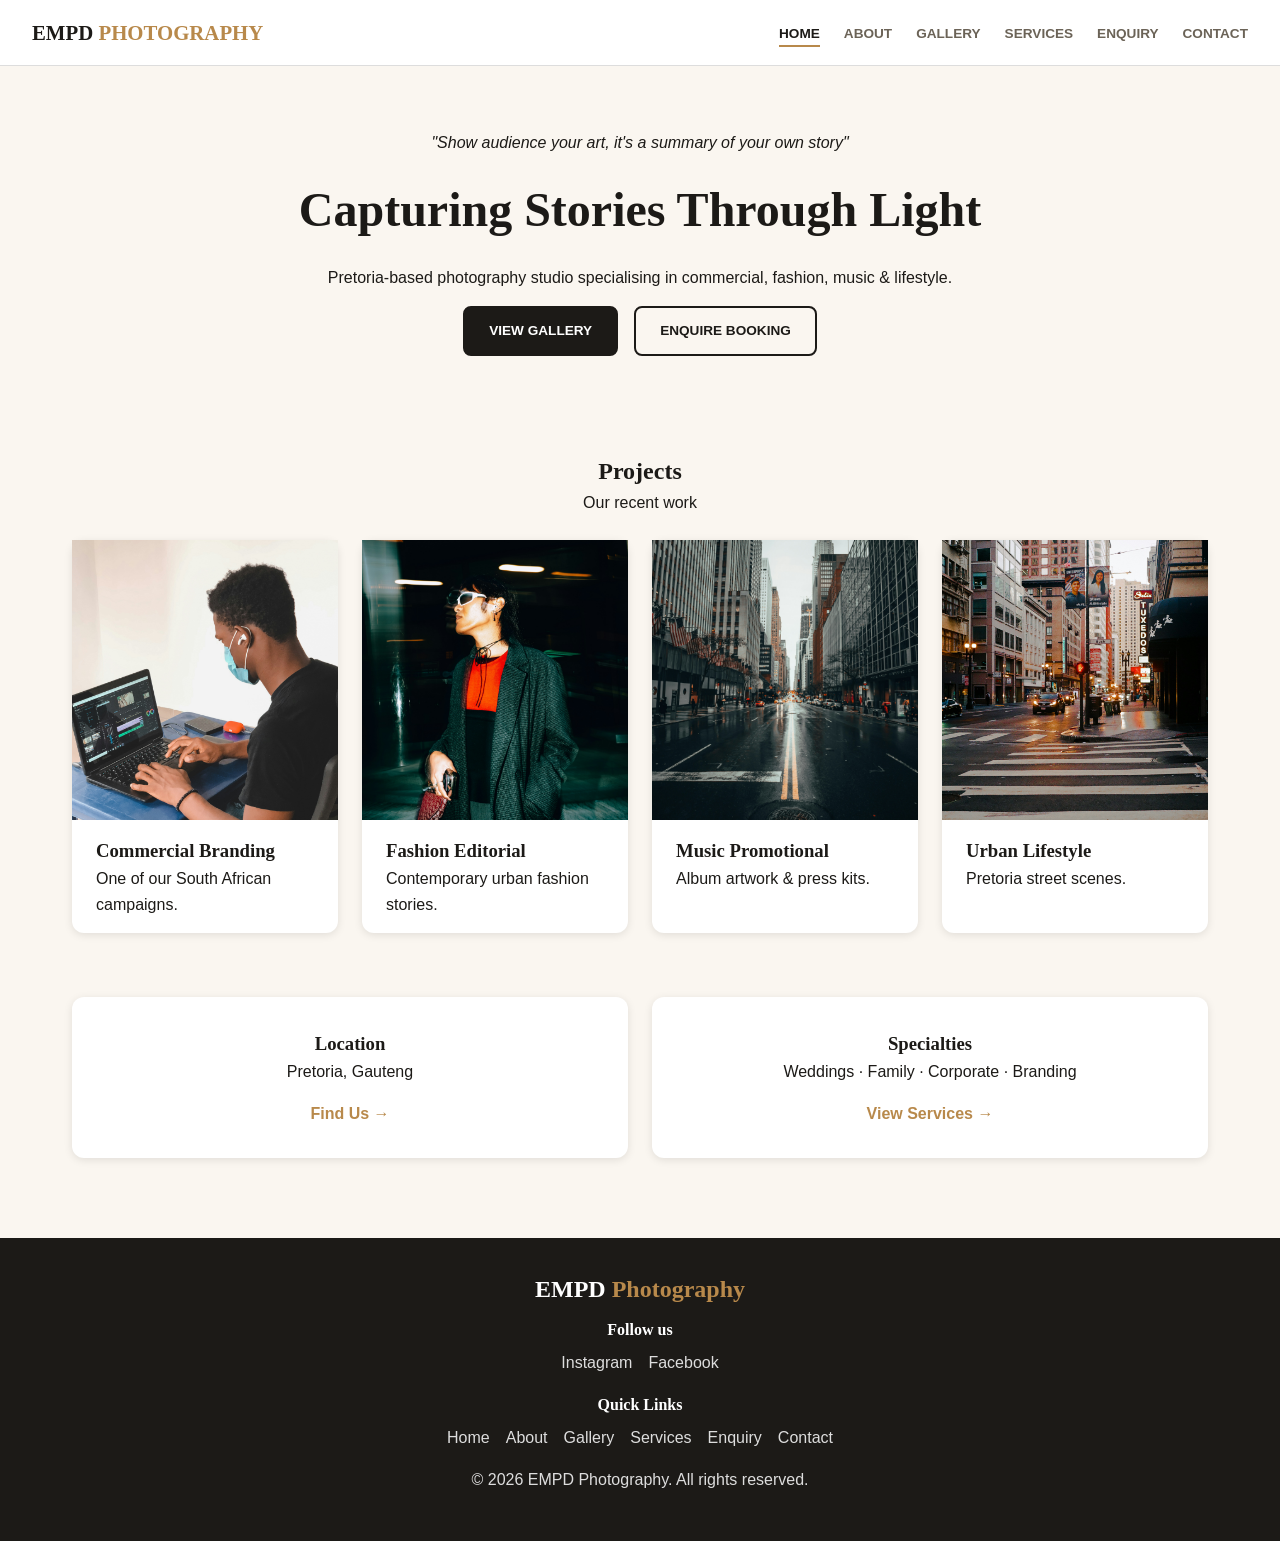
<file: index.html>
<!DOCTYPE html>
<html lang="en">
<head>
    <meta charset="UTF-8">
    <meta name="viewport" content="width=device-width, initial-scale=1.0">
    <title>EMPD Photography | Pretoria Photography Studio</title>
    <meta name="description" content="EMPD Photography is a Pretoria studio specialising in commercial, fashion, music and lifestyle photography. View our work and enquire today.">
    <meta name="keywords" content="photography, Pretoria photographer, commercial photography, fashion photography, wedding photography, personal branding, South Africa">
    <link rel="stylesheet" href="style.css">
    <script src="script.js" defer></script>
</head>
<body>

    <header class="site-header">
        <a href="index.html" class="logo">EMPD <span>Photography</span></a>
        <nav class="main-nav" aria-label="Main navigation">
            <ul>
                <li><a href="index.html" class="active">Home</a></li>
                <li><a href="about.html">About</a></li>
                <li><a href="gallery.html">Gallery</a></li>
                <li><a href="service.html">Services</a></li>
                <li><a href="enquiry.html">Enquiry</a></li>
                <li><a href="contact.html">Contact</a></li>
            </ul>
        </nav>
    </header>

    <main>
        <section class="hero">
            <div class="hero-content">
                <p class="tagline"><em>"Show audience your art, it's a summary of your own story"</em></p>
                <h1>Capturing Stories Through Light</h1>
                <p>Pretoria-based photography studio specialising in commercial, fashion, music &amp; lifestyle.</p>
                <div class="hero-actions">
                    <a href="gallery.html" class="btn btn-primary">View Gallery</a>
                    <a href="enquiry.html" class="btn btn-outline">Enquire Booking</a>
                </div>
            </div>
        </section>

        <section class="projects">
            <div class="section-head">
                <h2>Projects</h2>
                <p>Our recent work</p>
            </div>

            <div class="projects-grid">
                <article class="project-card">
                    <img src="fashion\emmanuel-ikwuegbu-tpTFuvXLNFI-unsplash.jpg" alt="Photographer styling a product for a commercial branding campaign" loading="lazy">
                    <h3>Commercial Branding</h3>
                    <p>One of our South African campaigns.</p>
                </article>

                <article class="project-card">
                    <img src="fashion\branislav-rodman-e54z7uvah4c-unsplash.jpg" alt="Model in contemporary urban clothing during a fashion editorial shoot" loading="lazy">
                    <h3>Fashion Editorial</h3>
                    <p>Contemporary urban fashion stories.</p>
                </article>

                <article class="project-card">
                    <img src="street life\josh-hild-bSM_jWP5gwc-unsplash.jpg" alt="Moody city portrait used for music promotional artwork" loading="lazy">
                    <h3>Music Promotional</h3>
                    <p>Album artwork &amp; press kits.</p>
                </article>

                <article class="project-card">
                    <img src="street life\changhui-lee-mLeUNQ6njsA-unsplash.jpg" alt="Candid lifestyle scene on a busy city street" loading="lazy">
                    <h3>Urban Lifestyle</h3>
                    <p>Pretoria street scenes.</p>
                </article>
            </div>
        </section>

        <section class="info-strip">
            <div class="info-card">
                <h3>Location</h3>
                <p>Pretoria, Gauteng</p>
                <a href="contact.html" class="text-link">Find Us →</a>
            </div>
            <div class="info-card">
                <h3>Specialties</h3>
                <p>Weddings · Family · Corporate · Branding</p>
                <a href="service.html" class="text-link">View Services →</a>
            </div>
        </section>
    </main>

    <footer class="site-footer">
        <h2>EMPD <span>Photography</span></h2>
        <h4>Follow us</h4>
        <ul class="social-links">
            <li><a href="https://www.instagram.com/" target="_blank" rel="noopener noreferrer">Instagram</a></li>
            <li><a href="https://www.facebook.com/" target="_blank" rel="noopener noreferrer">Facebook</a></li>
            
        </ul>
        <h4>Quick Links</h4>
        <ul class="footer-links">
            <li><a href="index.html">Home</a></li>
            <li><a href="about.html">About</a></li>
            <li><a href="gallery.html">Gallery</a></li>
            <li><a href="service.html">Services</a></li>
            <li><a href="enquiry.html">Enquiry</a></li>
            <li><a href="contact.html">Contact</a></li>
        </ul>
        <p>&copy; 2026 EMPD Photography. All rights reserved.</p>
    </footer>

</body>
</html>
</file>
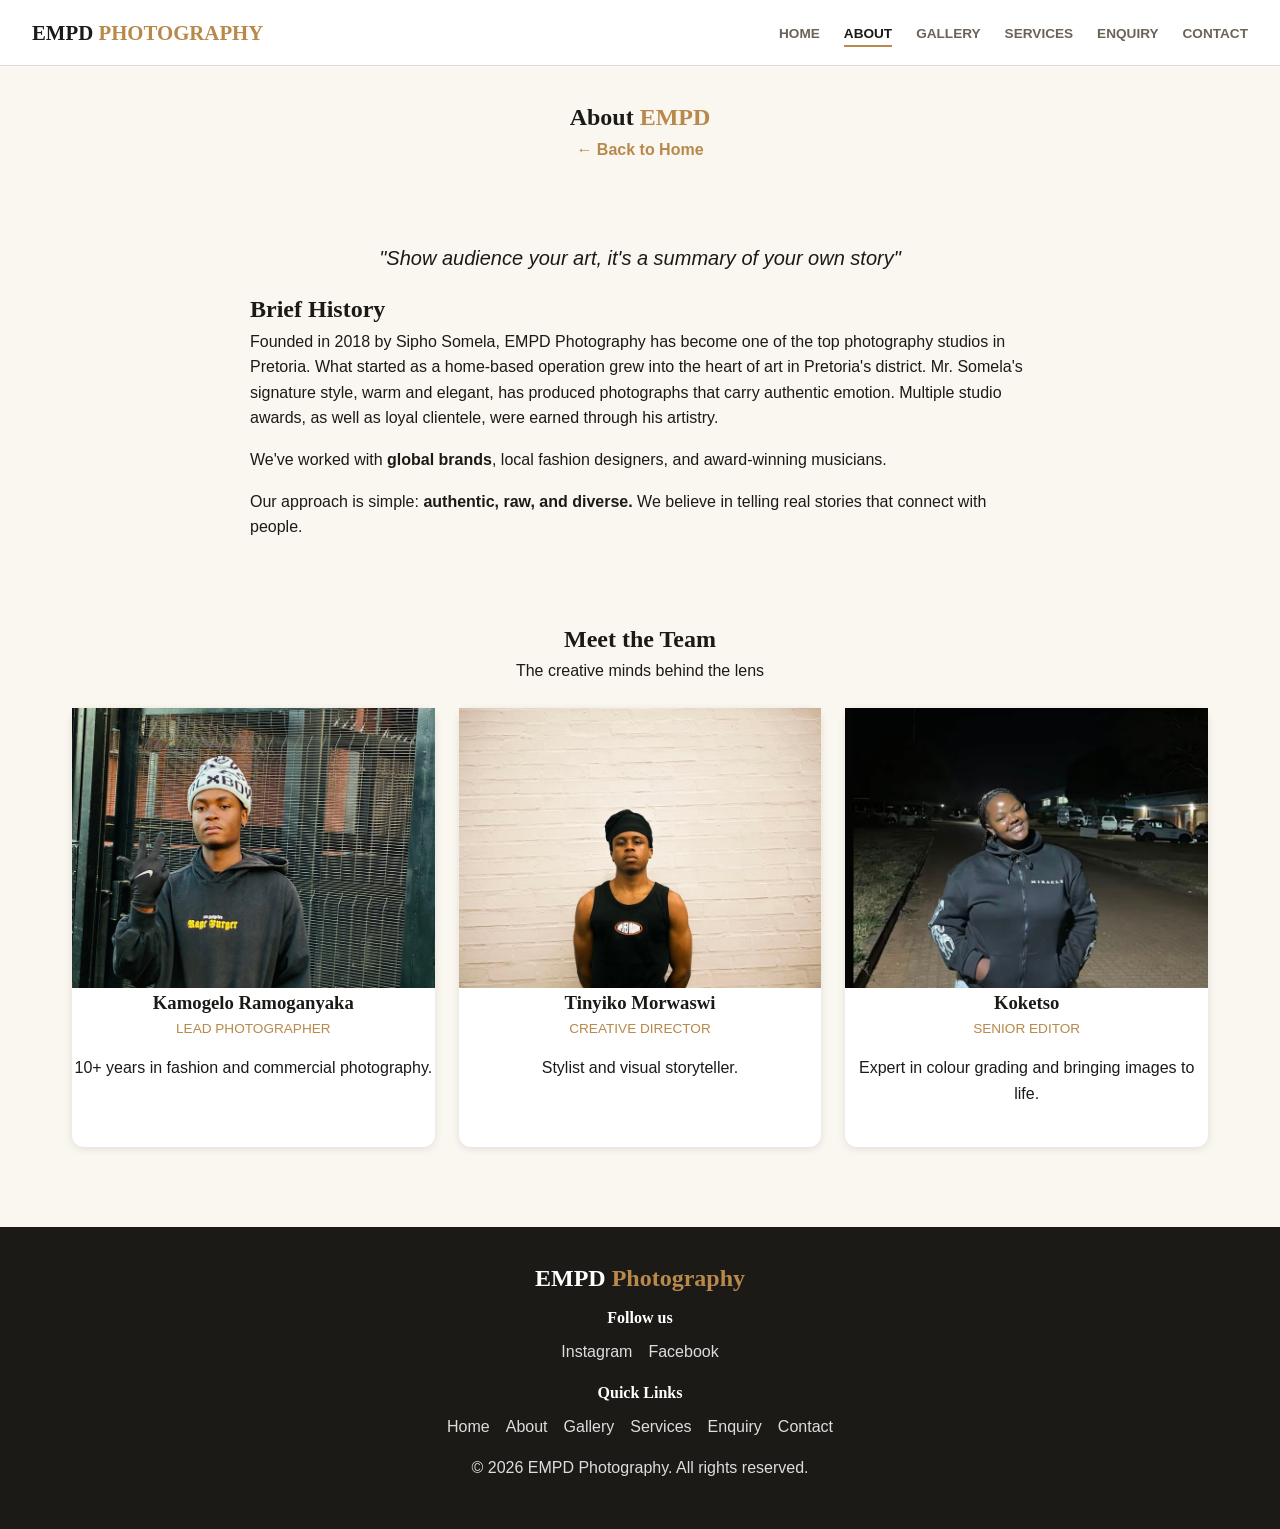
<file: about.html>
<!DOCTYPE html>
<html lang="en">
<head>
    <meta charset="UTF-8">
    <meta name="viewport" content="width=device-width, initial-scale=1.0">
    <title>About | EMPD Photography</title>
    <meta name="description" content="Meet the team behind EMPD Photography, founded in 2018 by Sipho Somela. Authentic, raw and diverse photography from Pretoria.">
    <meta name="keywords" content="about EMPD, Sipho Somela, Pretoria photography studio, photography team, South African photographers">
    <link rel="stylesheet" href="style.css">
    <script src="script.js" defer></script>
</head>
<body>

    <header class="site-header">
        <a href="index.html" class="logo">EMPD <span>Photography</span></a>
        <nav class="main-nav" aria-label="Main navigation">
            <ul>
                <li><a href="index.html">Home</a></li>
                <li><a href="about.html" class="active">About</a></li>
                <li><a href="gallery.html">Gallery</a></li>
                <li><a href="service.html">Services</a></li>
                <li><a href="enquiry.html">Enquiry</a></li>
                <li><a href="contact.html">Contact</a></li>
            </ul>
        </nav>
    </header>

    <main>
        <section class="page-hero">
            <h1>About <span>EMPD</span></h1>
            <p><a href="index.html" class="text-link">← Back to Home</a></p>
        </section>

        <section class="about-story">
            <p class="quote"><em>"Show audience your art, it's a summary of your own story"</em></p>

            <h2>Brief History</h2>
            <p>
                Founded in 2018 by Sipho Somela, EMPD Photography has become one of the top photography studios in Pretoria.
                What started as a home-based operation grew into the heart of art in Pretoria's district.
                Mr. Somela's signature style, warm and elegant, has produced photographs that carry authentic emotion.
                Multiple studio awards, as well as loyal clientele, were earned through his artistry.
            </p>
            <p>We've worked with <strong>global brands</strong>, local fashion designers, and award-winning musicians.</p>
            <p>Our approach is simple: <strong>authentic, raw, and diverse.</strong> We believe in telling real stories that connect with people.</p>
        </section>

        <section class="team">
            <div class="section-head">
                <h2>Meet the Team</h2>
                <p>The creative minds behind the lens</p>
            </div>

            <div class="team-grid">
                <article class="team-member">
                    <img src="images/kamo.jpeg" alt="Portrait of Kamogelo Ramoganyaka, lead photographer" loading="lazy">
                    <h3>Kamogelo Ramoganyaka</h3>
                    <p class="role">Lead Photographer</p>
                    <p>10+ years in fashion and commercial photography.</p>
                </article>

                <article class="team-member">
                    <img src="images/tj.jpg" alt="Portrait of Tinyiko Morwaswi, creative director" loading="lazy">
                    <h3>Tinyiko Morwaswi</h3>
                    <p class="role">Creative Director</p>
                    <p>Stylist and visual storyteller.</p>
                </article>

                <article class="team-member">
                    <img src="images/koketso.jpg" alt="Portrait of Koketso, senior editor" loading="lazy">
                    <h3>Koketso</h3>
                    <p class="role">Senior Editor</p>
                    <p>Expert in colour grading and bringing images to life.</p>
                </article>
            </div>
        </section>
    </main>
    <footer class="site-footer">
        <h2>EMPD <span>Photography</span></h2>
        <h4>Follow us</h4>
        <ul class="social-links">
            <li><a href="https://www.instagram.com/" target="_blank" rel="noopener noreferrer">Instagram</a></li>
            <li><a href="https://www.facebook.com/" target="_blank" rel="noopener noreferrer">Facebook</a></li>
           
        </ul>
        <h4>Quick Links</h4>
        <ul class="footer-links">
            <li><a href="index.html">Home</a></li>
            <li><a href="about.html">About</a></li>
            <li><a href="gallery.html">Gallery</a></li>
            <li><a href="service.html">Services</a></li>
            <li><a href="enquiry.html">Enquiry</a></li>
            <li><a href="contact.html">Contact</a></li>
        </ul>
        <p>&copy; 2026 EMPD Photography. All rights reserved.</p>
    </footer>
</body>
</html>
</file>
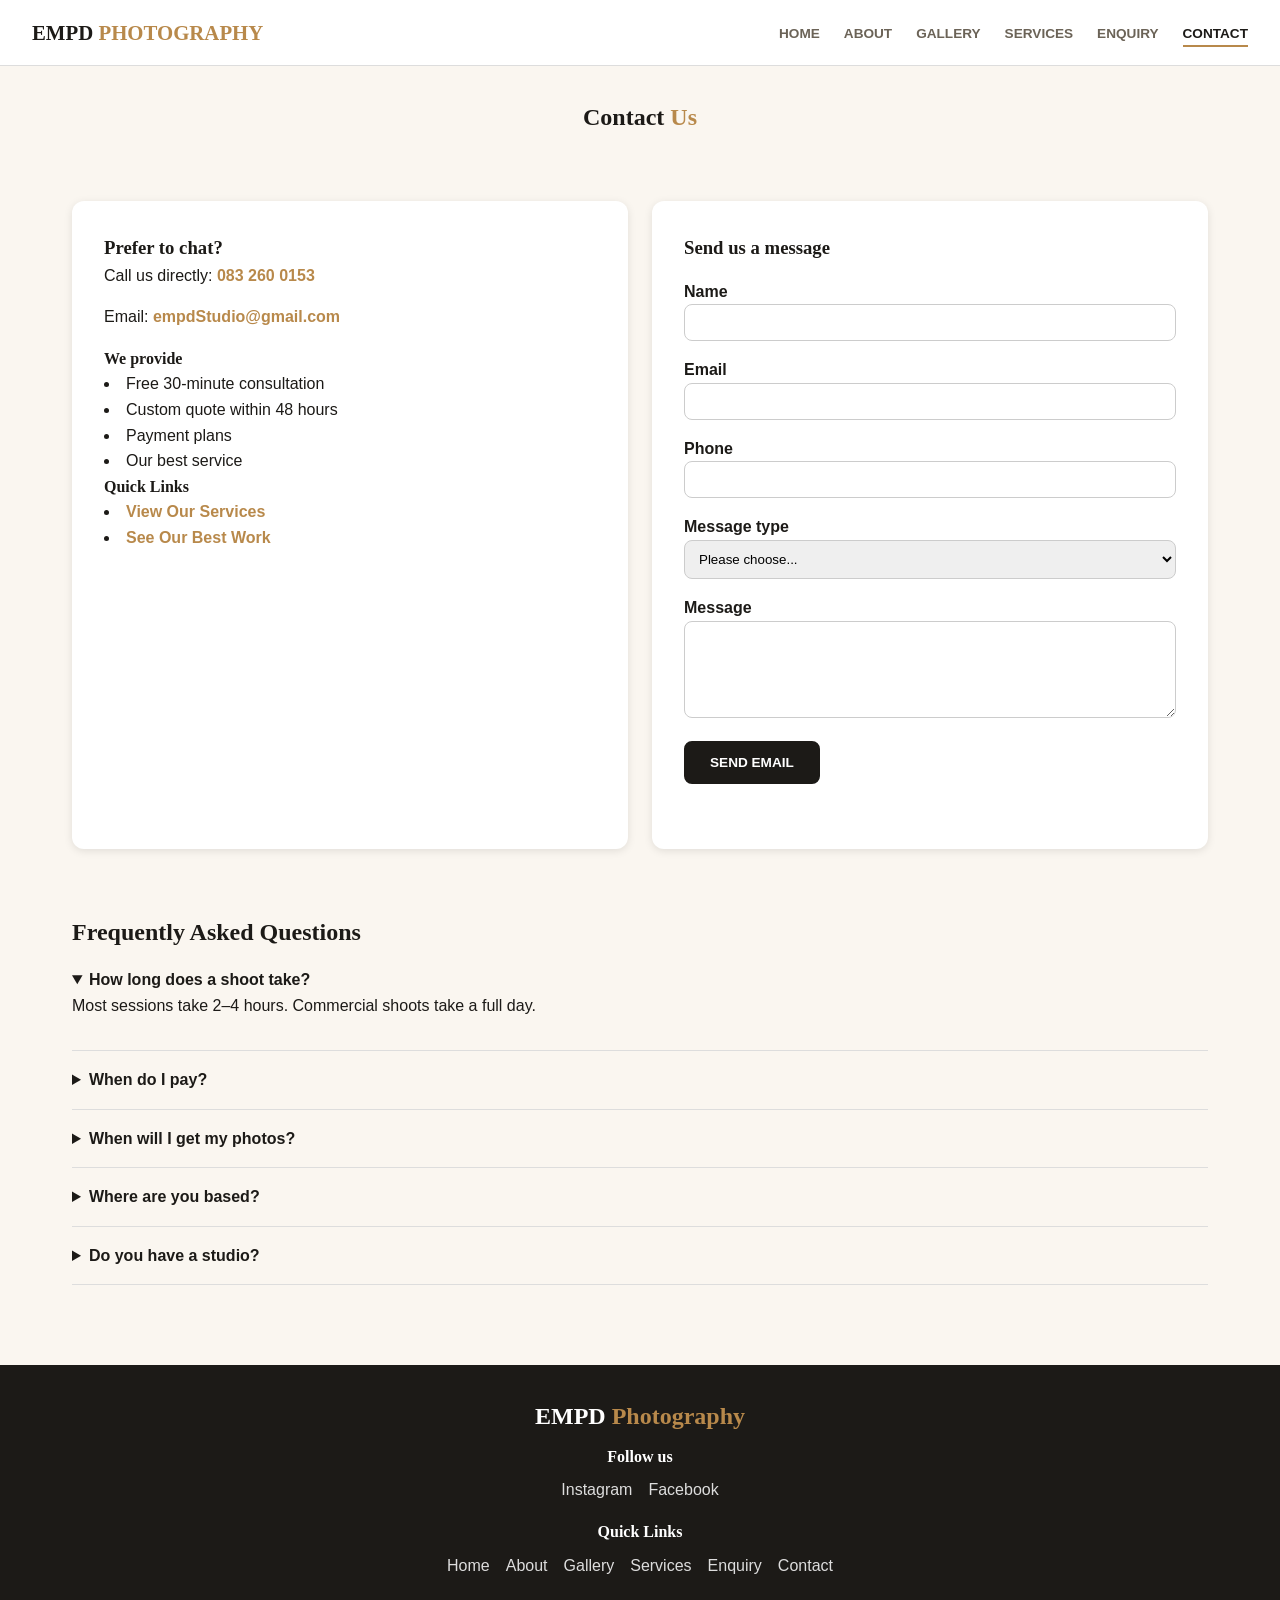
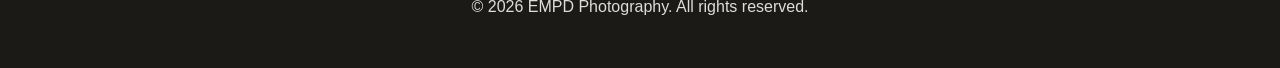
<file: contact.html>
<!DOCTYPE html>
<html lang="en">
<head>
    <meta charset="UTF-8">
    <meta name="viewport" content="width=device-width, initial-scale=1.0">
    <title>Contact | EMPD Photography</title>
    <meta name="description" content="Contact EMPD Photography in Pretoria by phone or email, send us a message, or read our FAQ about shoot length, payment and delivery.">
    <meta name="keywords" content="contact photographer, Pretoria photography studio, photography FAQ, book a photoshoot, EMPD contact">
    <link rel="stylesheet" href="style.css">
    <script src="script.js" defer></script>
</head>
<body>

    <header class="site-header">
        <a href="index.html" class="logo">EMPD <span>Photography</span></a>
        <nav class="main-nav" aria-label="Main navigation">
            <ul>
                <li><a href="index.html">Home</a></li>
                <li><a href="about.html">About</a></li>
                <li><a href="gallery.html">Gallery</a></li>
                <li><a href="service.html">Services</a></li>
                <li><a href="enquiry.html">Enquiry</a></li>
                <li><a href="contact.html" class="active">Contact</a></li>
            </ul>
        </nav>
    </header>

    <main>
        <section class="page-hero">
            <h1>Contact <span>Us</span></h1>
        </section>

        <section class="contact-grid">
            <div class="contact-card">
                <h3>Prefer to chat?</h3>
                <p>Call us directly: <a href="tel:0832600153" class="text-link">083 260 0153</a></p>
                <p>Email: <a href="mailto:empdStudio@gmail.com" class="text-link">empdStudio@gmail.com</a></p>

                <h4>We provide</h4>
                <ul>
                    <li>Free 30-minute consultation</li>
                    <li>Custom quote within 48 hours</li>
                    <li>Payment plans</li>
                    <li>Our best service</li>
                </ul>

                <h4>Quick Links</h4>
                <ul>
                    <li><a href="service.html" class="text-link">View Our Services</a></li>
                    <li><a href="gallery.html" class="text-link">See Our Best Work</a></li>
                </ul>
                
                <div id="map" style="height: 250px; border-radius: 8px; margin-top: 1rem;"></div>
            </div>

            <div class="contact-card">
                <h3>Send us a message</h3>
                <form class="booking-form" id="contact-form" novalidate>
                    <label for="c-name">Name</label>
                    <input type="text" id="c-name" name="name">
                    <span class="error" id="c-name-error"></span>

                    <label for="c-email">Email</label>
                    <input type="email" id="c-email" name="email">
                    <span class="error" id="c-email-error"></span>

                    <label for="c-phone">Phone</label>
                    <input type="tel" id="c-phone" name="phone">
                    <span class="error" id="c-phone-error"></span>

                    <label for="c-type">Message type</label>
                    <select id="c-type" name="type">
                        <option value="">Please choose...</option>
                        <option>General question</option>
                        <option>Booking</option>
                        <option>Quote request</option>
                        <option>Feedback</option>
                    </select>
                    <span class="error" id="c-type-error"></span>

                    <label for="c-message">Message</label>
                    <textarea id="c-message" name="message" rows="5"></textarea>
                    <span class="error" id="c-message-error"></span>

                    <button type="submit" class="btn btn-primary">Send Email</button>
                </form>
            </div>
        </section>

        <section class="faq">
            <h2>Frequently Asked Questions</h2>
            <details open>
                <summary>How long does a shoot take?</summary>
                <p>Most sessions take 2–4 hours. Commercial shoots take a full day.</p>
            </details>
            <details>
                <summary>When do I pay?</summary>
                <p>A 50% deposit is required to secure your booking. The balance is due on the day of the shoot.</p>
            </details>
            <details>
                <summary>When will I get my photos?</summary>
                <p>You'll receive your edited images within 4–6 business days. Rush delivery is also available.</p>
            </details>
            <details>
                <summary>Where are you based?</summary>
                <p>We're in Pretoria. We can also travel to locations across South Africa.</p>
            </details>
            <details>
                <summary>Do you have a studio?</summary>
                <p>Yes! We have a fully equipped studio in Pretoria.</p>
            </details>
        </section>
    </main>

    <footer class="site-footer">
        <h2>EMPD <span>Photography</span></h2>
        <h4>Follow us</h4>
        <ul class="social-links">
            <li><a href="https://www.instagram.com/" target="_blank" rel="noopener noreferrer">Instagram</a></li>
            <li><a href="https://www.facebook.com/" target="_blank" rel="noopener noreferrer">Facebook</a></li>
            
        </ul>
        <h4>Quick Links</h4>
        <ul class="footer-links">
            <li><a href="index.html">Home</a></li>
            <li><a href="about.html">About</a></li>
            <li><a href="gallery.html">Gallery</a></li>
            <li><a href="service.html">Services</a></li>
            <li><a href="enquiry.html">Enquiry</a></li>
            <li><a href="contact.html">Contact</a></li>
        </ul>
        <p>&copy; 2026 EMPD Photography. All rights reserved.</p>
    </footer>

</body>
</html>
</file>
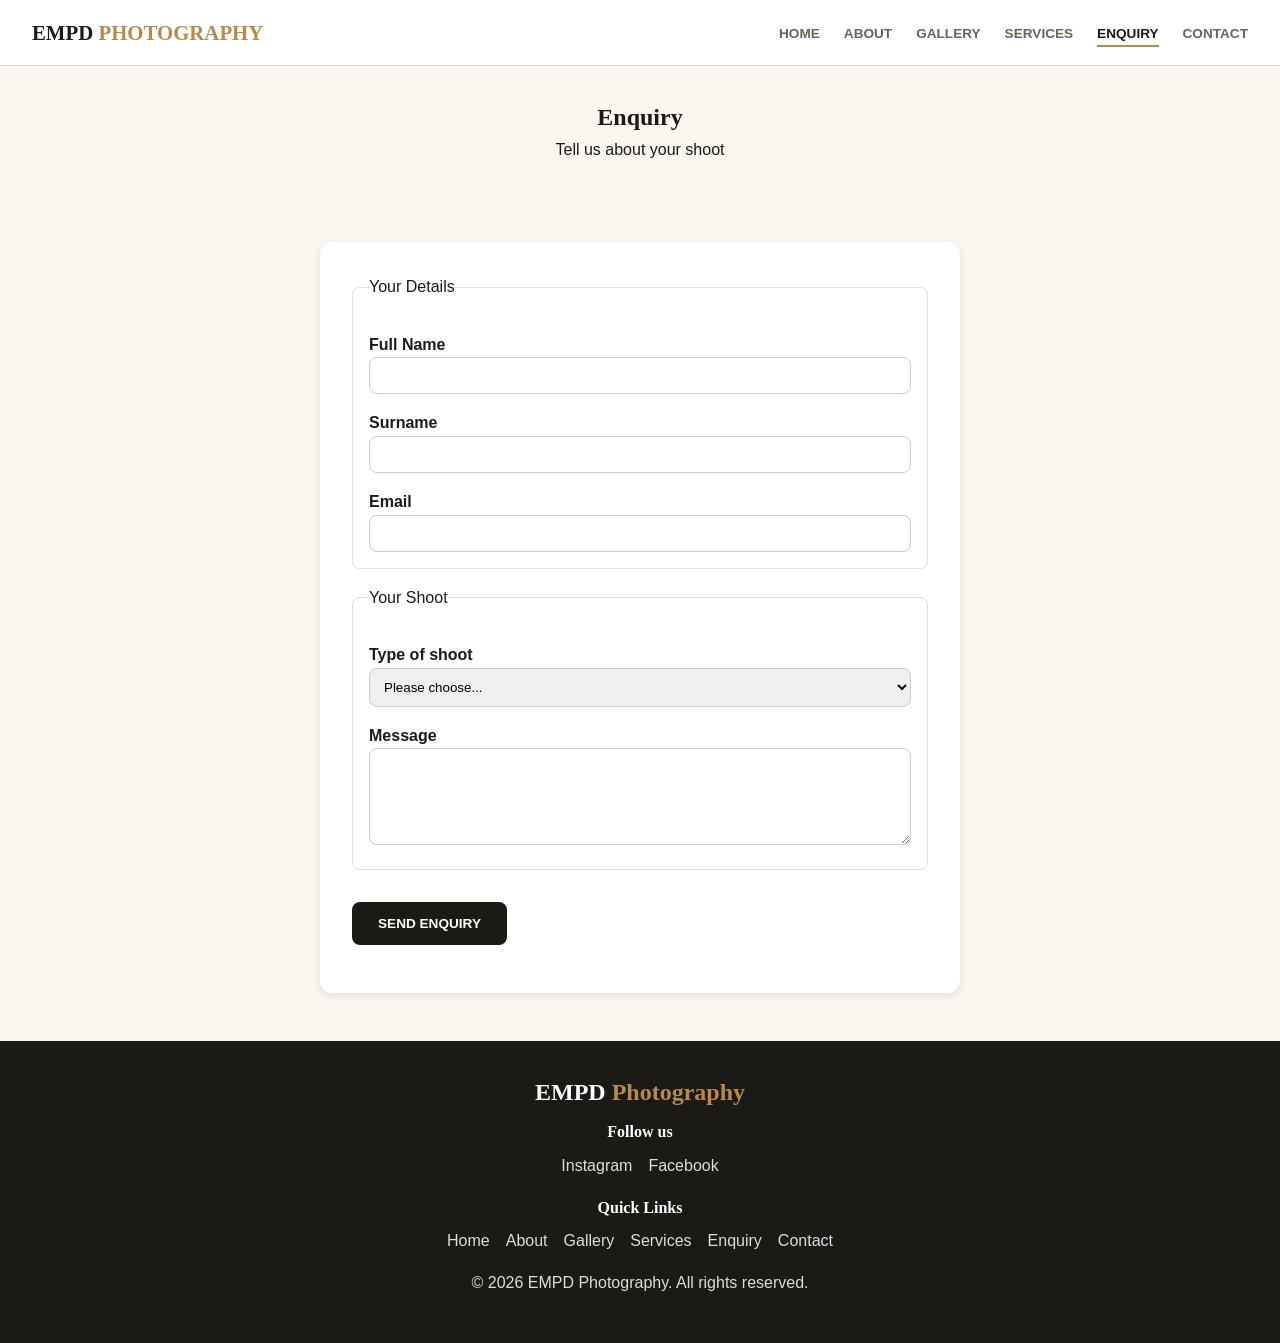
<file: enquiry.html>
<!DOCTYPE html>
<html lang="en">
<head>
    <meta charset="UTF-8">
    <meta name="viewport" content="width=device-width, initial-scale=1.0">
    <title>Enquiry | EMPD Photography</title>
    <meta name="description" content="Send an enquiry to EMPD Photography in Pretoria. Tell us about your wedding, family, corporate or personal branding shoot and we'll get back to you.">
    <meta name="keywords" content="book a photographer, photography enquiry, Pretoria photographer booking, wedding photographer quote">
    <link rel="stylesheet" href="style.css">
    <script src="script.js" defer></script>
</head>
<body>

    <header class="site-header">
        <a href="index.html" class="logo">EMPD <span>Photography</span></a>
        <nav class="main-nav" aria-label="Main navigation">
            <ul>
                <li><a href="index.html">Home</a></li>
                <li><a href="about.html">About</a></li>
                <li><a href="gallery.html">Gallery</a></li>
                <li><a href="service.html">Services</a></li>
                <li><a href="enquiry.html" class="active">Enquiry</a></li>
                <li><a href="contact.html">Contact</a></li>
            </ul>
        </nav>
    </header>

    <main>
        <section class="page-hero">
            <h1>Enquiry</h1>
            <p>Tell us about your shoot</p>
        </section>

        <section class="booking-form-wrap">
            <form class="booking-form" id="enquiry-form" novalidate>
                <fieldset>
                    <legend>Your Details</legend>

                    <label for="name">Full Name</label>
                    <input type="text" id="name" name="name">
                    <span class="error" id="name-error"></span>

                    <label for="surname">Surname</label>
                    <input type="text" id="surname" name="surname">
                    <span class="error" id="surname-error"></span>

                    <label for="email">Email</label>
                    <input type="email" id="email" name="email">
                    <span class="error" id="email-error"></span>
                </fieldset>

                <fieldset>
                    <legend>Your Shoot</legend>

                    <label for="service">Type of shoot</label>
                    <select id="service" name="service">
                        <option value="">Please choose...</option>
                        <option>Weddings &amp; Engagements</option>
                        <option>Family Portraits</option>
                        <option>Corporate &amp; Professional</option>
                        <option>Personal Branding</option>
                    </select>
                    <span class="error" id="service-error"></span>

                    <label for="message">Message</label>
                    <textarea id="message" name="message" rows="5"></textarea>
                    <span class="error" id="message-error"></span>
                </fieldset>

                <button type="submit" class="btn btn-primary">Send Enquiry</button>
                <p id="form-response" class="form-response" role="status"></p>
            </form>
        </section>
    </main>

    <footer class="site-footer">
        <h2>EMPD <span>Photography</span></h2>
        <h4>Follow us</h4>
        <ul class="social-links">
            <li><a href="https://www.instagram.com/" target="_blank" rel="noopener noreferrer">Instagram</a></li>
            <li><a href="https://www.facebook.com/" target="_blank" rel="noopener noreferrer">Facebook</a></li>
            
        </ul>
        <h4>Quick Links</h4>
        <ul class="footer-links">
            <li><a href="index.html">Home</a></li>
            <li><a href="about.html">About</a></li>
            <li><a href="gallery.html">Gallery</a></li>
            <li><a href="service.html">Services</a></li>
            <li><a href="enquiry.html">Enquiry</a></li>
            <li><a href="contact.html">Contact</a></li>
        </ul>
        <p>&copy; 2026 EMPD Photography. All rights reserved.</p>
    </footer>

</body>
</html>
</file>
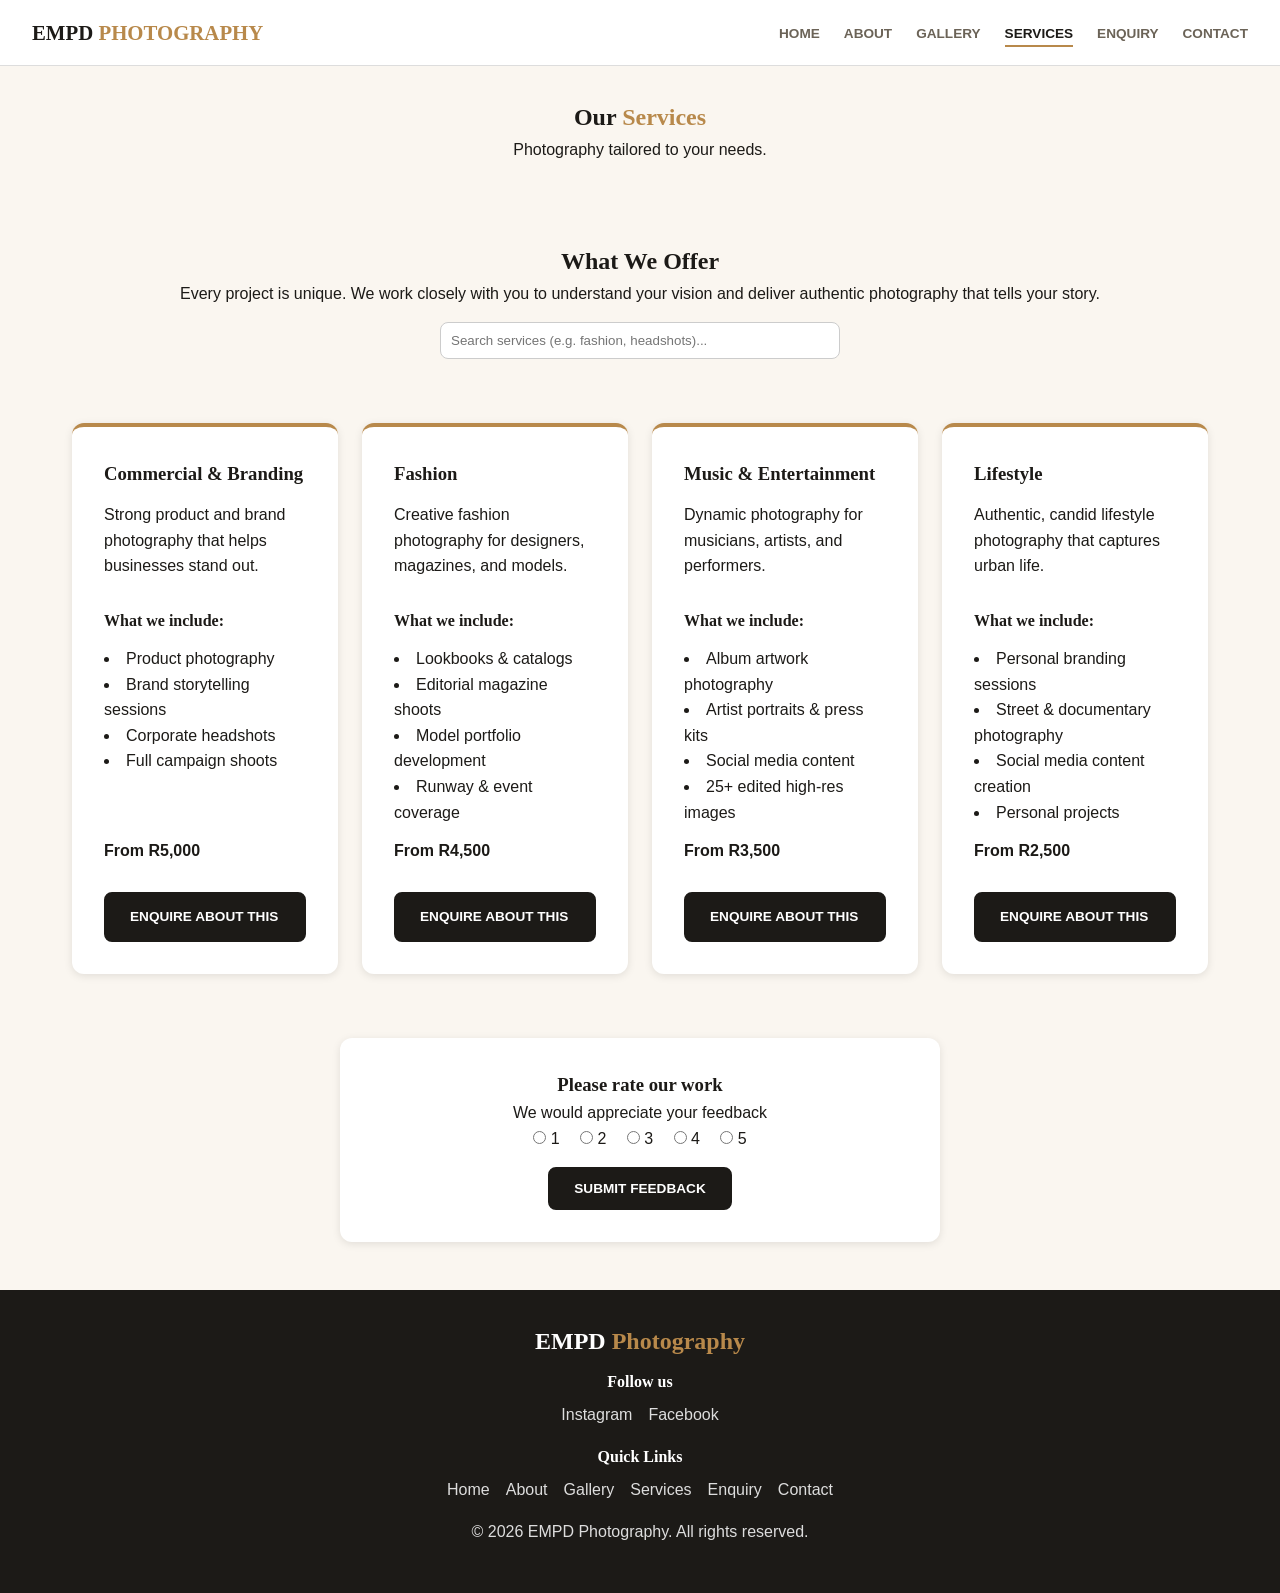
<file: service.html>
<!DOCTYPE html>
<html lang="en">
<head>
    <meta charset="UTF-8">
    <meta name="viewport" content="width=device-width, initial-scale=1.0">
    <title>Services | EMPD Photography</title>
    <meta name="description" content="Photography services from EMPD in Pretoria: commercial and branding, fashion, music and entertainment, and lifestyle. See what's included and starting prices.">
    <meta name="keywords" content="photography services, commercial photography prices, fashion photography, music photography, lifestyle photography, Pretoria">
    <link rel="stylesheet" href="style.css">
    <script src="script.js" defer></script>
</head>
<body>

    <header class="site-header">
        <a href="index.html" class="logo">EMPD <span>Photography</span></a>
        <nav class="main-nav" aria-label="Main navigation">
            <ul>
                <li><a href="index.html">Home</a></li>
                <li><a href="about.html">About</a></li>
                <li><a href="gallery.html">Gallery</a></li>
                <li><a href="service.html" class="active">Services</a></li>
                <li><a href="enquiry.html">Enquiry</a></li>
                <li><a href="contact.html">Contact</a></li>
            </ul>
        </nav>
    </header>

    <main>
        <section class="page-hero">
            <h1>Our <span>Services</span></h1>
            <p>Photography tailored to your needs.</p>
        </section>

        <section class="services-intro">
            <h2>What We Offer</h2>
            <p>Every project is unique. We work closely with you to understand your vision and deliver authentic photography that tells your story.</p>
            <input type="search" id="service-search" placeholder="Search services (e.g. fashion, headshots)..." aria-label="Search services">
        </section>

        <section class="services-grid">
            <article class="service-card">
                <h3>Commercial &amp; Branding</h3>
                <p>Strong product and brand photography that helps businesses stand out.</p>
                <h4>What we include:</h4>
                <ul>
                    <li>Product photography</li>
                    <li>Brand storytelling sessions</li>
                    <li>Corporate headshots</li>
                    <li>Full campaign shoots</li>
                </ul>
                <p class="price">From R5,000</p>
                <a href="enquiry.html" class="btn btn-primary">Enquire About This</a>
            </article>

            <article class="service-card">
                <h3>Fashion</h3>
                <p>Creative fashion photography for designers, magazines, and models.</p>
                <h4>What we include:</h4>
                <ul>
                    <li>Lookbooks &amp; catalogs</li>
                    <li>Editorial magazine shoots</li>
                    <li>Model portfolio development</li>
                    <li>Runway &amp; event coverage</li>
                </ul>
                <p class="price">From R4,500</p>
                <a href="enquiry.html" class="btn btn-primary">Enquire About This</a>
            </article>

            <article class="service-card">
                <h3>Music &amp; Entertainment</h3>
                <p>Dynamic photography for musicians, artists, and performers.</p>
                <h4>What we include:</h4>
                <ul>
                    <li>Album artwork photography</li>
                    <li>Artist portraits &amp; press kits</li>
                    <li>Social media content</li>
                    <li>25+ edited high-res images</li>
                </ul>
                <p class="price">From R3,500</p>
                <a href="enquiry.html" class="btn btn-primary">Enquire About This</a>
            </article>

            <article class="service-card">
                <h3>Lifestyle</h3>
                <p>Authentic, candid lifestyle photography that captures urban life.</p>
                <h4>What we include:</h4>
                <ul>
                    <li>Personal branding sessions</li>
                    <li>Street &amp; documentary photography</li>
                    <li>Social media content creation</li>
                    <li>Personal projects</li>
                </ul>
                <p class="price">From R2,500</p>
                <a href="enquiry.html" class="btn btn-primary">Enquire About This</a>
            </article>
        </section>

        <p id="no-results" class="no-results" hidden>No services match your search.</p>

        <section class="rating">
            <h3>Please rate our work</h3>
            <form class="rating-form">
                <fieldset>
                    <legend>We would appreciate your feedback</legend>
                    <label><input type="radio" name="rating" value="1" required> 1</label>
                    <label><input type="radio" name="rating" value="2"> 2</label>
                    <label><input type="radio" name="rating" value="3"> 3</label>
                    <label><input type="radio" name="rating" value="4"> 4</label>
                    <label><input type="radio" name="rating" value="5"> 5</label>
                </fieldset>
                <button type="submit" class="btn btn-primary">Submit feedback</button>
                <p id="rating-thanks" hidden>Thank you for your feedback!</p>
            </form>
        </section>
    </main>

    <footer class="site-footer">
        <h2>EMPD <span>Photography</span></h2>
        <h4>Follow us</h4>
        <ul class="social-links">
            <li><a href="https://www.instagram.com/" target="_blank" rel="noopener noreferrer">Instagram</a></li>
            <li><a href="https://www.facebook.com/" target="_blank" rel="noopener noreferrer">Facebook</a></li>
            
        </ul>
        <h4>Quick Links</h4>
        <ul class="footer-links">
            <li><a href="index.html">Home</a></li>
            <li><a href="about.html">About</a></li>
            <li><a href="gallery.html">Gallery</a></li>
            <li><a href="service.html">Services</a></li>
            <li><a href="enquiry.html">Enquiry</a></li>
            <li><a href="contact.html">Contact</a></li>
        </ul>
        <p>&copy; 2026 EMPD Photography. All rights reserved.</p>
    </footer>

</body>
</html>
</file>
<file: style.css>
:root {
    --cream: #faf6f0;
    --gold: #b8894b;
    --dark: #1c1a17;
    --grey: #6b6357;
}
[hidden] { display: none !important;} 
* { box-sizing: border-box;margin: 0;padding: 0;}
body { font-family: Arial, sans-serif;line-height: 1.6;color: var(--dark);background: var(--cream);}
img {display: block;max-width: 100%;}
ul {list-style: none;}
a {color: inherit;text-decoration: none;}
h1, h2, h3, h4 {font-family: Georgia, serif;}
p {margin-bottom: 1rem;}
span {color: var(--gold);}
main {max-width: 1200px;margin: 0 auto; padding: 0 2rem;}
section {padding: 2rem 0;}
.site-header {
    display: flex;
    justify-content: space-between;
    align-items: center;
    padding: 1rem 2rem;
    background: white;
    border-bottom: 1px solid #ddd;
    position: sticky;
    top: 0;
    z-index: 100;
}
.logo {font-family: Georgia, serif; font-size: 1.3rem;font-weight: bold;text-transform: uppercase;}
.main-nav ul {display: flex;gap: 1.5rem;}
.main-nav a {
    font-size: 0.85rem;
    font-weight: bold;
    text-transform: uppercase;
    color: var(--grey);
    padding-bottom: 4px;
    border-bottom: 2px solid transparent;
}
.main-nav a:hover,
.main-nav a.active {color: var(--dark);border-bottom-color: var(--gold);}
.btn {
    display: inline-block;
    padding: 12px 24px;
    border: 2px solid var(--dark);
    border-radius: 8px;
    font-size: 0.85rem;
    font-weight: bold;
    text-transform: uppercase;
    cursor: pointer;
}
.btn-primary {background: var(--dark);color: white;}
.btn-primary:hover {background: var(--gold);border-color: var(--gold);}
.btn-outline:hover {background: var(--dark);color: white;}
.text-link {color: var(--gold);font-weight: bold;}
.hero {text-align: center;padding: 4rem 0;}
.hero h1 {font-size: 3rem;margin: 1rem 0;}
.hero-actions {display: flex; gap: 1rem;justify-content: center;}
.section-head {text-align: center;margin-bottom: 1.5rem;}
.projects-grid,
.team-grid,
.services-grid,
.info-strip {display: grid;grid-template-columns: repeat(auto-fit, minmax(250px, 1fr));gap: 1.5rem;}
.project-card,
.team-member,
.service-card,
.info-card,
.contact-card,
.booking-form-wrap,
.rating {background: white;border-radius: 12px;box-shadow: 0 2px 8px rgba(0, 0, 0, 0.1);}
.project-card img,
.team-member img {width: 100%;height: 280px;object-fit: cover;}
.project-card h3,
.project-card p {padding: 0 1.5rem;}
.project-card h3 { margin-top: 1rem;}
.info-card,
.team-member {text-align: center;padding-bottom: 1.5rem;}
.info-card {padding: 2rem;}
.page-hero {text-align: center;padding: 2rem 0;}
.about-story {max-width: 780px;margin: 0 auto;}
.quote {text-align: center;font-size: 1.25rem;}
.role {color: var(--gold);text-transform: uppercase;font-size: 0.85rem;}
.services-intro {text-align: center;}
.service-card {
    display: flex;
    flex-direction: column;
    gap: 0.8rem;
    padding: 2rem;
    border-top: 4px solid var(--gold);
}
.service-card ul {list-style: disc inside;}
.price {font-weight: bold;margin-top: auto;}
.rating {
    max-width: 600px;
    margin: 2rem auto 0;
    padding: 2rem;
    text-align: center;
}
.rating fieldset { border: none;margin-bottom: 1rem;}
.rating label {margin: 0 0.5rem;}
input[type="search"] {
    width: 100%;
    max-width: 400px;
    padding: 10px;
    border: 1px solid #ccc;
    border-radius: 8px;
}
.no-results {text-align: center;}
.booking-form-wrap {max-width: 640px;margin: 2rem auto;padding: 2rem;}
.booking-form fieldset {
    border: 1px solid #ddd;
    border-radius: 8px;
    padding: 1rem;
    margin-bottom: 1rem;
}
.booking-form label {display: block;margin-top: 1rem;font-weight: bold;}
.booking-form input,
.booking-form select,
.booking-form textarea {
    width: 100%;
    padding: 10px;
    border: 1px solid #ccc;
    border-radius: 8px;
    font-family: inherit;
}
.booking-form .btn { margin-top: 1rem;}
.error {display: block;color: red;font-size: 0.8rem;
}
.form-response {margin-top: 1rem;font-weight: bold;}
.success {color: green;}
.fail {color: red;}
.contact-grid {display: grid;grid-template-columns: 1fr 1fr;gap: 1.5rem;}
.contact-card {padding: 2rem;}
.contact-card ul {list-style: disc inside;}
.faq details {border-bottom: 1px solid #ddd;padding: 1rem 0;}
.faq summary {cursor: pointer;font-weight: bold;}
.dark-page {background: #111;color: #eee;}
.dark-page .site-header {background: #1a1a1a;border-bottom-color: #333;}
.dark-page .logo,
.dark-page h1,
.dark-page .main-nav a:hover,
.dark-page .main-nav a.active {color: white;
}
.gallery-tools {text-align: center;}
.filter-btn {
    padding: 8px 16px;
    margin: 0 4px 10px;
    border: 1px solid var(--gold);
    border-radius: 20px;
    background: none;
    color: var(--gold);
    cursor: pointer;
}
.filter-btn:hover,
.filter-btn.active {background: var(--gold);color: black;}
.dark-page input[type="search"] {background: #222;border-color: #444;color: white;}
.gallery-grid {display: grid;grid-template-columns: repeat(auto-fit, minmax(240px, 1fr));gap: 1rem;}
.gallery-grid figure {overflow: hidden;border-radius: 8px;cursor: pointer;}
.gallery-grid img {width: 100%;height: 280px;object-fit: cover;}
.gallery-grid img:hover {transform: scale(1.05);}
.lightbox {
    display: none;
    position: fixed;
    top: 0;
    left: 0;
    width: 100%;
    height: 100%;
    background: rgba(0, 0, 0, 0.9);
    align-items: center;
    justify-content: center;
    z-index: 999;
}
.lightbox img {max-width: 90%;max-height: 90%;}
.lightbox-close {
    position: absolute;
    top: 20px;
    right: 30px;
    background: none;
    border: none;
    color: white;
    font-size: 2.5rem;
    cursor: pointer;
}
.site-footer {margin-top: 3rem;padding: 2rem 1rem;text-align: center;background: var(--dark);color: #ddd;}
.site-footer h2,
.site-footer h4 {color: white;margin-bottom: 0.5rem;}
.site-footer ul {display: flex; justify-content: center; flex-wrap: wrap;gap: 1rem;margin-bottom: 1rem;
}
.site-footer a:hover { color: var(--gold);}
@media (max-width: 800px) {
    .site-header { flex-direction: column;gap: 0.5rem;}
    .main-nav ul {flex-wrap: wrap; justify-content: center; }
    .contact-grid { grid-template-columns: 1fr; }
    .hero h1 { font-size: 2rem;}
    main {  padding: 0 1rem;}
}
</file>
